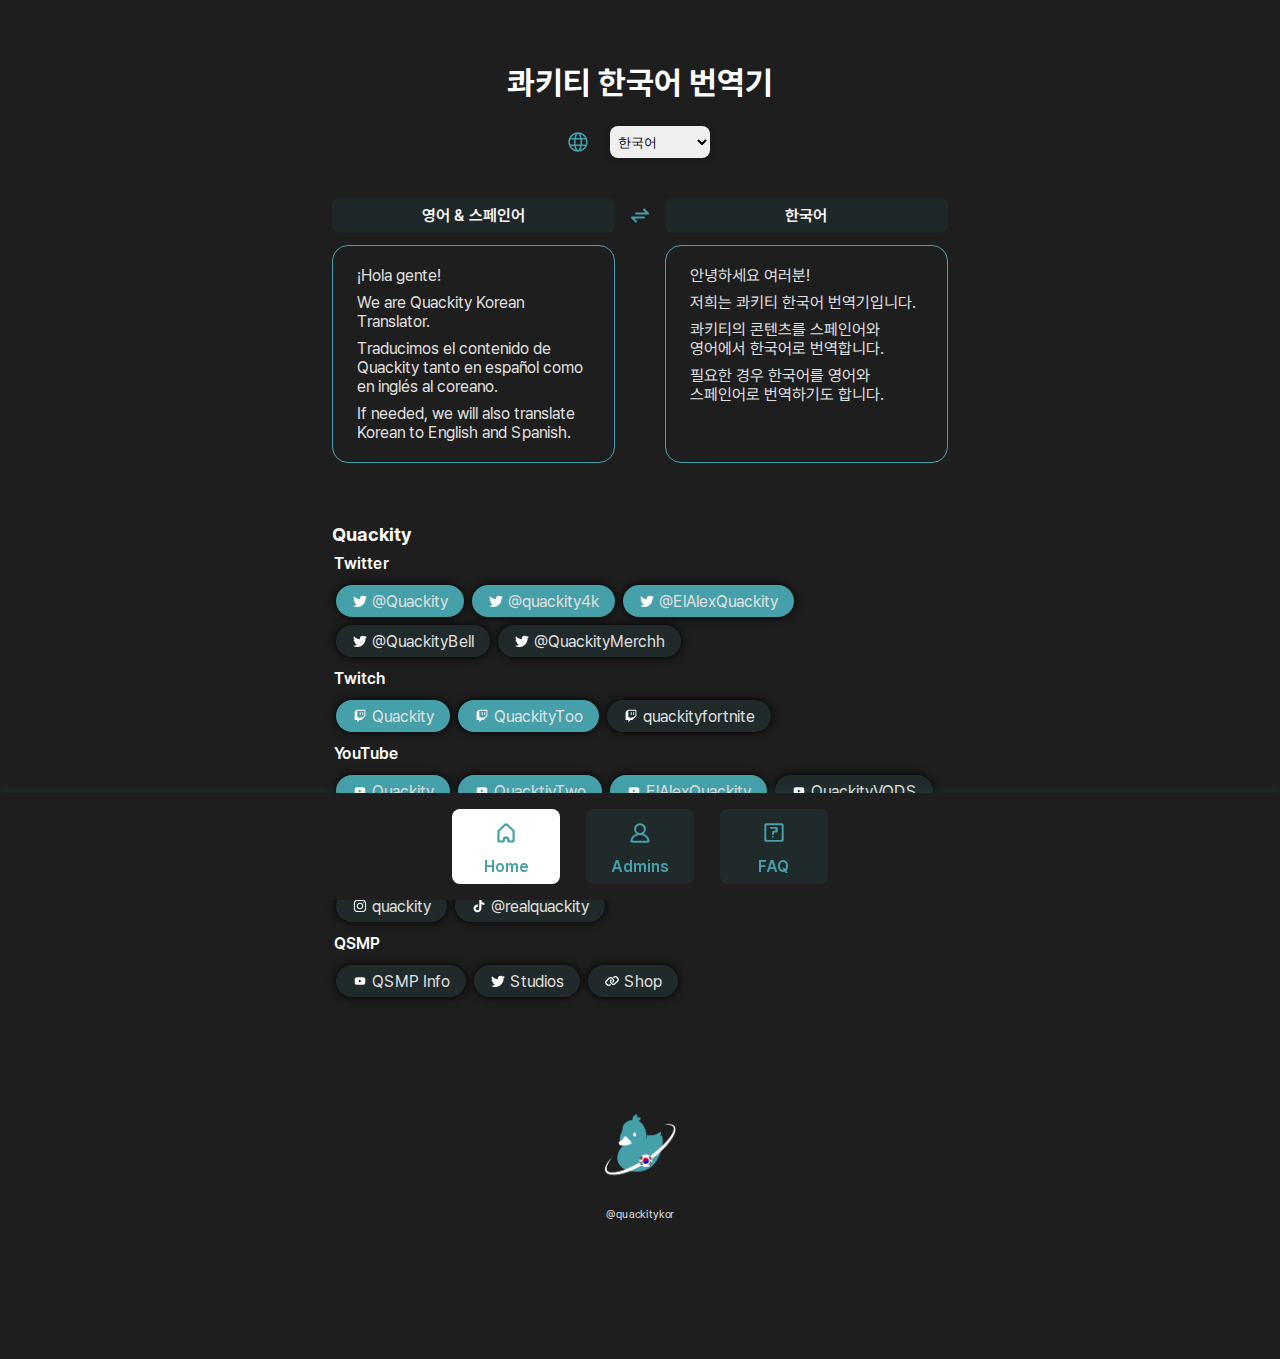
<file: index.html>
<html>
    <head>
        <title>@quackitykor</title>
        <link rel="icon" href="source/logo.png">

        <link href="common.css" rel="stylesheet">
        <link href="mobile.css" rel="stylesheet" media="(orientation: portrait)">
        <meta name="viewport" content="width=device-width, initial-scale=1">

        <meta property="og:url" content="eneciel.github.io/quackitykor">
        <meta property="og:title" content="콰키티 번역기">
        <meta property="og:type" content="website">
        <meta property="og:description" content="Information page for @quackitykor">
        <meta property="og:image" content="https://github.com/eneciel/quackitykor/blob/main/source/logo.png">
    </head>
    <body>
        <script>
            const langResource = {
                ko : {
                    from: '영어 & 스페인어',
                    startline1: '¡Hola gente!',
                    startline2: 'We are Quackity Korean Translator.',
                    startline3: 'Traducimos el contenido de Quackity tanto en español como en inglés al coreano.',
                    startline4: 'If needed, we will also translate Korean to English and Spanish.',
                    to: '한국어',
                    endline1: '안녕하세요 여러분!',
                    endline2: '저희는 콰키티 한국어 번역기입니다.',
                    endline3: '콰키티의 콘텐츠를 스페인어와 영어에서 한국어로 번역합니다.',
                    endline4: '필요한 경우 한국어를 영어와 스페인어로 번역하기도 합니다.',
                    else: '기타'
                },
                en : {
                    from: 'Korean',
                    startline1: '안녕하세요 여러분!',
                    startline2: '저희는 콰키티 한국어 번역기입니다.',
                    startline3: '콰키티의 콘텐츠를 스페인어와 영어에서 한국어로 번역합니다.',
                    startline4: '필요한 경우 한국어를 영어와 스페인어로 번역하기도 합니다.',
                    to: 'English',
                    endline1: 'Hello guys!',
                    endline2: 'We are Quackity Korean Translator.',
                    endline3: "We translate Quackity's content, from Spanish and English to Korean.",
                    endline4: 'If needed, we will also translate Korean to English and Spanish.',
                    else: 'Other'
                },
                es : {
                    from: 'Coreano',
                    startline1: '안녕하세요 여러분!',
                    startline2: '저희는 콰키티 한국어 번역기입니다.',
                    startline3: '콰키티의 콘텐츠를 스페인어와 영어에서 한국어로 번역합니다.',
                    startline4: '필요한 경우 한국어를 영어와 스페인어로 번역하기도 합니다.',
                    to: 'Español',
                    endline1: '¡Hola gente!',
                    endline2: 'Somos el traductor coreano de Quackity.',
                    endline3: 'Traducimos el contenido de Quackity tanto en español como en inglés al coreano.',
                    endline4: 'Si es necesario, también traduciremos del coreano al inglés y al español.',
                    else: 'Otro'
                }
            }
        </script>

        <main>
            <div class="section">
                <div class="sectionheader">
                    <h1>콰키티 한국어 번역기</h1>
                    <div class="languageSelector">
                        <label for="languageSelector"><img src="source/icon/language.svg"></label>
                        <select id="languageSelector">
                            <option value="ko">한국어</option>
                            <option value="en">English</option>
                            <option value="es">Español</option>
                        </select>
                    </div>
                </div>
                <div class="translator">
                    <div class="translator-head">
                        <div class="tr-head">
                            <h4 id="from"></h4>
                        </div>
                        <div class="tr-mid">
                            <img src="source/icon/change.svg">
                        </div>
                        <div class="tr-head">
                            <h4 id="to"></h4>
                        </div>
                    </div>
                    <div class="translator-result">
                        <div class="tr-td" id="index-tr-from">
                            <p id="startline1"></p>
                            <p id="startline2"></p>
                            <p id="startline3"></p>
                            <p id="startline4"></p>
                        </div>
                        <div class="tr-td" id="index-tr-to">
                            <p id="endline1"></p>
                            <p id="endline2"></p>
                            <p id="endline3"></p>
                            <p id="endline4"></p>
                        </div>
                    </div>
                </div>
                <div class="quackitys">
                    <h3>Quackity</h3>
                    <h4>Twitter</h4>
                    <div class="row" id="links">
                        <a href="https://x.com/Quackity" target="_blank"><div class="link"><img src="source/icon/twitter.svg"><p>@Quackity</p></div></a>
                        <a href="https://x.com/quackity4k" target="_blank"><div class="link"><img src="source/icon/twitter.svg"><p>@quackity4k</p></div></a>
                        <a href="https://x.com/ElAlexQuackity" target="_blank"><div class="link"><img src="source/icon/twitter.svg"><p>@ElAlexQuackity</p></div></a>
                    </div>
                    <div class="row" id="links">
                        <a href="https:x.com/QuackityBell" target="_blank"><div class="link sub"><img src="source/icon/twitter.svg"><p>@QuackityBell</p></div></a>
                        <a href="https://x.com/QuackityMerchh" target="_blank"><div class="link sub"><img src="source/icon/twitter.svg"><p>@QuackityMerchh</p></div></a>
                    </div>
                    <h4>Twitch</h4>
                    <div class="row" id="links">
                        <a href="https://twitch.tv/Quackity" target="_blank"><div class="link"><img src="source/icon/twitch.svg"><p>Quackity</p></div></a>
                        <a href="https://twitch.tv/QuackityToo" target="_blank"><div class="link"><img src="source/icon/twitch.svg"><p>QuackityToo</p></div></a>
                        <a href="https://twitch.tv/quackityfortnite" target="_blank"><div class="link sub"><img src="source/icon/twitch.svg"><p>quackityfortnite</p></div></a>
                    </div>
                    <h4>YouTube</h4>
                    <div class="row" id="links">
                        <a href="https://youtube.com/@Quackity" target="_blank"><div class="link"><img src="source/icon/youtube.svg"><p>Quackity</p></div></a>
                        <a href="https://youtube.com/@QuackityTwoReal" target="_blank"><div class="link"><img src="source/icon/youtube.svg"><p>QuacktiyTwo</p></div></a>
                        <a href="https://youtube.com/@ElAlexQuackity" target="_blank"><div class="link"><img src="source/icon/youtube.svg"><p>ElAlexQuackity</p></div></a>
                        <a href="https://youtube.com/@QuackityVODS" target="_blank"><div class="link sub"><img src="source/icon/youtube.svg"><p>QuackityVODS</p></div></a>
                        <a href="https://youtube.com/@ElAlexQuackityVODS" target="_blank"><div class="link sub"><img src="source/icon/youtube.svg"><p>ElAlexQuackityVODS</p></div></a>
                    </div>
                    <h4 id="else"></h4>
                    <div class="row" id="links">
                        <a href="https://instagram.com/quackity" target="_blank"><div class="link sub"><img src="source/icon/instagram.svg"><p>quackity</p></div></a>
                        <a href="https://www.tiktok.com/@realquackity" target="_blank"><div class="link sub"><img src="source/icon/tiktok.svg"><p>@realquackity</p></div></a>
                    </div>
                    <h4>QSMP</h4>
                    <div class="row" id="links">
                        <a href="https://youtube.com/@QSMPInfo" target="_blank"><div class="link sub"><img src="source/icon/youtube.svg"><p>QSMP Info</p></div></a>
                        <a href="https://x.com/QuackityStudios" target="_blank"><div class="link sub"><img src="source/icon/twitter.svg"><p>Studios</p></div></a>
                        <a href="https://qsmp.shop/" target="_blank"><div class="link sub"><img src="source/icon/linkicon.svg"><p>Shop</p></div></a>
                    </div>
                </div>

                <!-- <input type="button" value="night" id="change"> -->
            </div>

        </main>
        
        <footer>
            <img src="source/logo.png">
            <h6>@quackitykor</h6>
        </footer>

        <nav>
            <a href="#"><div class="navcontentbox current">
                <img src="source/icon/home.svg">
                <h4>Home</h4>
            </div></a>
            <a href="admin.html"><div class="navcontentbox">
                <img src="source/icon/admin.svg">
                <h4>Admins</h4>
            </div></a>
            <a href="faq.html"><div class="navcontentbox">
                <img src="source/icon/question.svg">
                <h4>FAQ</h4>
            </div></a>
        </nav>

        <script>
            window.addEventListener('load', function(){
                document.getElementById('languageSelector').value = 'ko';
                updatelanguage('ko');

                document.getElementById('languageSelector').addEventListener('change', function() {
                    const selectedLang = this.value;
                    updatelanguage(selectedLang);
                });
            });

            function updatelanguage(lang) {
                for (let key in langResource[lang]) {
                    const element = document.getElementById(key);
                    if (element) {
                        element.textContent = langResource[lang] [key];
                    }
                }
            }

            /* const change = document.querySelector('#change');
            const body = document.querySelector('body');

            function changeHandle () {
                if (change.value === 'night') {
                    body.classList.add('night');
                    body.classList.remove('day');
                    change.value = 'day';
                } else {
                    body.classList.remove('night');
                    body.classList.add('day');
                    change.value = 'night';
                }
            }

            change.addEventListener("click", changeHandle); */
        </script>
    </body>
</html>
</file>
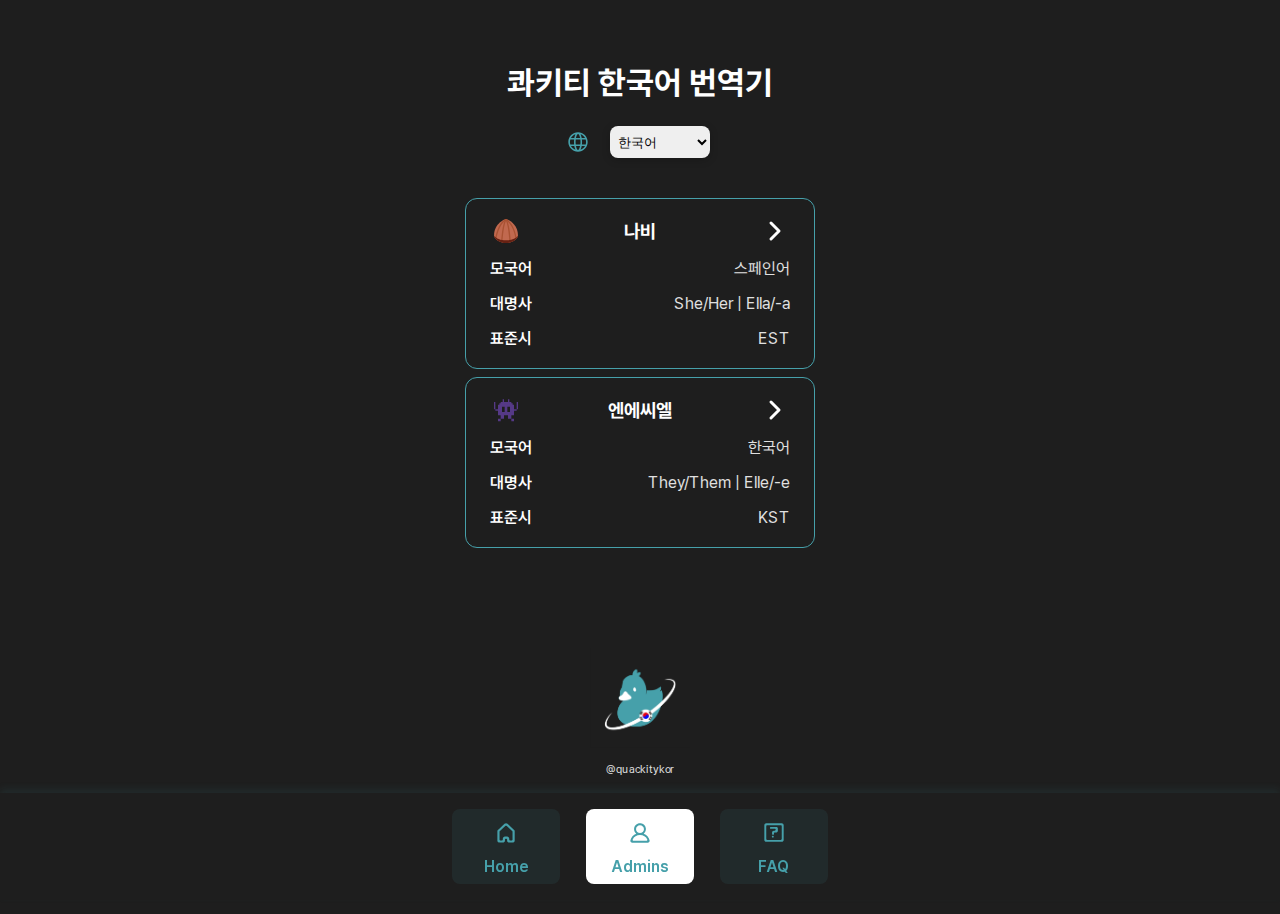
<file: admin.html>
<html>
    <head>
        <title>@quackitykor</title>
        <link rel="icon" href="source/logo.png">
        
        <link href="common.css" rel="stylesheet">
        <link href="mobile.css" rel="stylesheet" media="(orientation: portrait)">
        <meta name="viewport" content="width=device-width, initial-scale=1">
    </head>
    <body>
        <script>
            const langResource = {
                ko : {
                    nabi: '나비',
                    nacl: '엔에씨엘',
                    pronouns: '대명사',
                    pronounss: '대명사',
                    nabi_pronouns: 'She/Her | Ella/-a',
                    eneciel_pronouns: 'They/Them | Elle/-e',
                    native: '모국어',
                    nativee: '모국어',
                    nabi_lang: '스페인어',
                    eneciel_lang: '한국어',
                    timezone: '표준시',
                    timezonee: '표준시',
                    nabi_time: 'EST',
                    eneciel_time: 'KST'
                },
                en : {
                    nabi: 'Nabi',
                    nacl: 'Eneciel',
                    pronouns: 'Pronouns',
                    pronounss: 'Pronouns',
                    nabi_pronouns: 'She/Her',
                    eneciel_pronouns: 'They/Them',
                    native: 'Native Language',
                    nativee: 'Native Language',
                    nabi_lang: 'Spanish',
                    eneciel_lang: 'Korean',
                    timezone: 'Timezone',
                    timezonee: 'Timezone',
                    nabi_time: 'EST',
                    eneciel_time: 'KST'
                },
                es : {
                    nabi: 'Nabi',
                    nacl: 'Eneciel',
                    pronouns: 'Pronombres',
                    pronounss: 'Pronombres',
                    nabi_pronouns: 'Ella/-a',
                    eneciel_pronouns: 'Elle/-e',
                    native: 'Lengua materna',
                    nativee: 'Lengua materna',
                    nabi_lang: 'Español',
                    eneciel_lang: 'Coreano',
                    timezone: 'Zona Horaria',
                    timezonee: 'Zona Horaria',
                    nabi_time: 'EST',
                    eneciel_time: 'KST'
                }
            }
        </script>

        <main>
            <div class="section">
                <div class="sectionheader">
                    <h1>콰키티 한국어 번역기</h1>
                    <div class="languageSelector">
                        <label for="languageSelector"><img src="source/icon/language.svg"></label>
                        <select id="languageSelector">
                            <option value="ko" selected>한국어</option>
                            <option value="en">English</option>
                            <option value="es">Español</option>
                        </select>
                    </div>
                </div>
                <div class="admincontainer">
                    <a href="admin/nabi.html"><div class="admin">
                        <div class="admin-header"><img src="source/icon/nabi_chestnut.svg"><h3 id="nabi"></h3><img src="source/icon/right-arrow.svg"></div>
                        <div class="admin-body">
                            <div class="row-fill">
                                <h4 id="native"></h4>
                                <p id="nabi_lang"></p>
                            </div>
                            <div class="row-fill">
                                <h4 id="pronouns"></h4>
                                <p id="nabi_pronouns"></p>
                            </div>
                            <div class="row-fill">
                                <h4 id="timezone"></h4>
                                <p id="nabi_time"></p>
                            </div>
                        </div>
                    </div></a>
                    <a href="admin/eneciel.html"><div class="admin">
                        <div class="admin-header"><img src="source/icon/eneciel_alien.svg"><h3 id="nacl"></h3><img src="source/icon/right-arrow.svg"></div>
                        <div class="admin-body">
                            <div class="row-fill">
                                <h4 id="nativee"></h4>
                                <p id="eneciel_lang"></p>
                            </div>
                            <div class="row-fill">
                                <h4 id="pronounss"></h4>
                                <p id="eneciel_pronouns"></p>
                            </div>
                            <div class="row-fill">
                                <h4 id="timezonee"></h4>
                                <p id="eneciel_time"></p>
                            </div>
                        </div>
                    </div></a>
                </div>
            </div>
        </main>
        
        <footer>
            <img src="source/logo.png">
            <h6>@quackitykor</h6>
        </footer>
        
        <nav>
            <a href="index.html"><div class="navcontentbox">
                <img src="source/icon/home.svg">
                <h4>Home</h4>
            </div></a>
            <a href="admin.html"><div class="navcontentbox current">
                <img src="source/icon/admin.svg">
                <h4>Admins</h4>
            </div></a>
            <a href="faq.html"><div class="navcontentbox">
                <img src="source/icon/question.svg">
                <h4>FAQ</h4>
            </div></a>
        </nav>

        <script>
            window.addEventListener('load', function(){
                document.getElementById('languageSelector').value = 'ko';
                updatelanguage('ko');

                document.getElementById('languageSelector').addEventListener('change', function() {
                    const selectedLang = this.value;
                    updatelanguage(selectedLang);
                });
            });

            function updatelanguage(lang) {
                for (let key in langResource[lang]) {
                    const element = document.getElementById(key);
                    if (element) {
                        element.textContent = langResource[lang] [key];
                    }
                }
            }
        </script>
    </body>
</html>
</file>
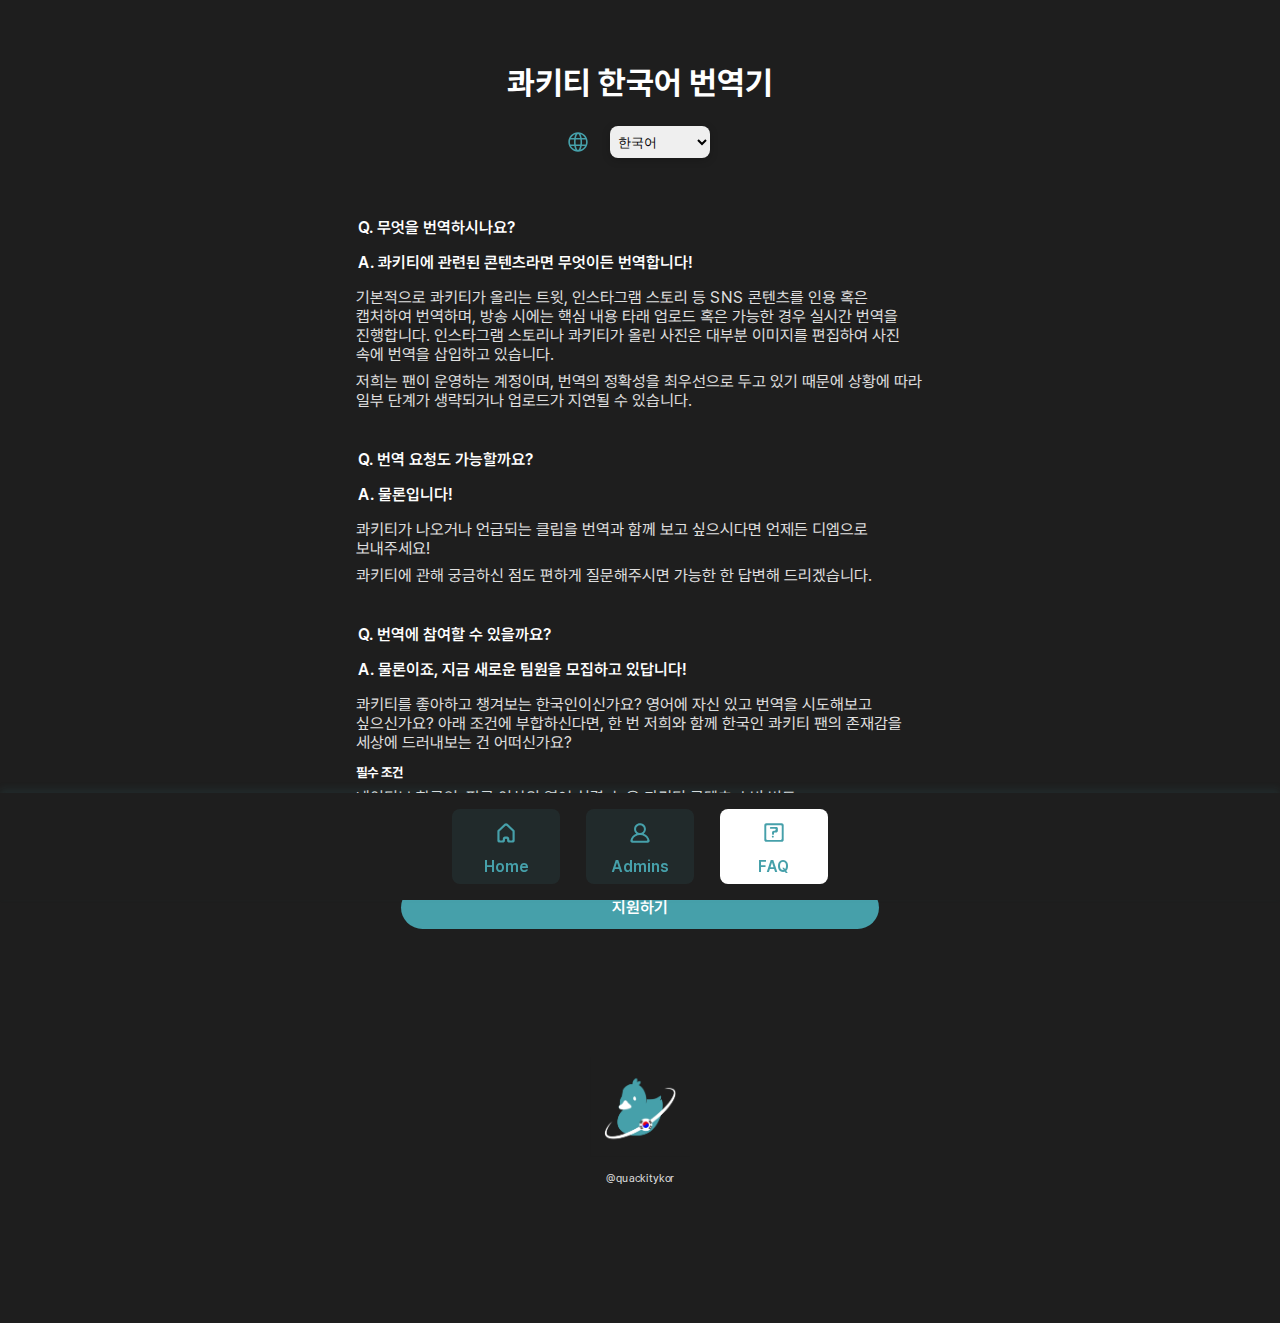
<file: faq.html>
<html>
    <head>
        <title>@quackitykor</title>
        <link rel="icon" href="source/logo.png">
        
        <link href="common.css" rel="stylesheet">
        <link href="mobile.css" rel="stylesheet" media="(orientation: portrait)">
        <meta name="viewport" content="width=device-width, initial-scale=1">
    </head>
    <body>
        <script>
            const langResource = {
                ko : {
                    q1: '무엇을 번역하시나요?',
                    a101: '콰키티에 관련된 콘텐츠라면 무엇이든 번역합니다!',
                    a102: '기본적으로 콰키티가 올리는 트윗, 인스타그램 스토리 등 SNS 콘텐츠를 인용 혹은 캡처하여 번역하며, 방송 시에는 핵심 내용 타래 업로드 혹은 가능한 경우 실시간 번역을 진행합니다. 인스타그램 스토리나 콰키티가 올린 사진은 대부분 이미지를 편집하여 사진 속에 번역을 삽입하고 있습니다.',
                    a103: '저희는 팬이 운영하는 계정이며, 번역의 정확성을 최우선으로 두고 있기 때문에 상황에 따라 일부 단계가 생략되거나 업로드가 지연될 수 있습니다.',
                    q2: '번역 요청도 가능할까요?',
                    a201: '물론입니다!',
                    a202: '콰키티가 나오거나 언급되는 클립을 번역과 함께 보고 싶으시다면 언제든 디엠으로 보내주세요!',
                    a203: '콰키티에 관해 궁금하신 점도 편하게 질문해주시면 가능한 한 답변해 드리겠습니다.',
                    q3: '번역에 참여할 수 있을까요?',
                    a301: '물론이죠, 지금 새로운 팀원을 모집하고 있답니다!',
                    a302: '콰키티를 좋아하고 챙겨보는 한국인이신가요? 영어에 자신 있고 번역을 시도해보고 싶으신가요? 아래 조건에 부합하신다면, 한 번 저희와 함께 한국인 콰키티 팬의 존재감을 세상에 드러내보는 건 어떠신가요?',
                    a303: '필수 조건',
                    a304: '네이티브 한국인, 평균 이상의 영어 실력, 높은 콰키티 콘텐츠 소비 빈도',
                    a305: '우대사항',
                    a306: '스페인어에 대한 기본적인 이해, 번역 유경험자',
                    apply: '지원하기'
                },
                en : {
                    q1: 'What do you translate?',
                    a101: 'Anything related to Quackity!',
                    a102: "Basically we post the translations of his tweets, Instagrams stories, SNS content, etc., by quoting it or getting screenshots of it. We provide most translations of Instagram stories or the images he posted by editing the image and putting text on it.",
                    a103: 'We are a fan account, and our priority is on the accuracy of translations, therefore some steps might get skipped or uploads might be delayed.',
                    q2: 'May I request for a translation?',
                    a201: 'Of course!',
                    a202: 'If you want to see clips of him or him getting mentioned with translations, do not hesitate to send us through DMs!',
                    a203: 'You may also ask us questions about him, and we will answer you as much as possible.',
                    q3: 'Can I participate in?',
                    a301: 'For sure, we are currently looking for a new admin!',
                    a302: "Are you a native Korean who loves watching Quackity? Do you speak multiple languages and want to try translating? If you fit in the requirements below, why don't you join us and show people the existence of Korean Quackity community?",
                    a303: 'Required:',
                    a304: "Native Korean, Upper Intermediate(B2) or higher English proficiency, High-frequency of consuming Quackity's content",
                    a305: 'Optional/Appreciated:',
                    a306: 'Basic understanding of Spanish, Experience in translating',
                    apply: 'Apply'
                },
                es : {
                    q1: '¿A qué se dedican a traducir?',
                    a101: '¡Todos los contenidos relacionados a Quackity!',
                    a102: 'Básicamente traducimos todo contenido de redes sociales como tweets y publicaciones como Instagram stories, entre otros por Quackity en formato de posts o citando al original. Cuando hace directos, subimos la traducción en forma de hilo con puntos clave y en tiempo real si es posible. Muchas de las fotos subidas por Quackity a Instagram son editadas para agregar traducciones a estas.',
                    a103: 'Somos una cuenta hecha por fans, por lo que priorizamos la exactitud de nuestras traducciones, así que dependiendo de la situación, algunas partes pueden ser omitidas o las actualizaciones sean atrasadas.',
                    q2: '¿Es posible pedir una traducción?',
                    a201: '¡Por supuesto!',
                    a202: 'Si tienes un clip que mencione a Quackity y quisieras verlo traducido, siéntase libre de enviarnos un DM.',
                    a203: 'No dude en enviarnos cualquier pregunta que tenga sobre Quackity, y haremos todo lo posible por responderla.',
                    q3: '¿Me puedo unir a traducir?',
                    a301: 'Claro que sí, ¡en este momento estamos reclutando a nuevos miembros para el equipo!',
                    a302: '¿Eres un coreano que le gusta y ve a Quackity?, ¿Te desenvuelves bien en inglés y te gustaría intentar traducir? Si cumples las condiciones que se indican a continuación, ¿por qué no te unes a nosotros y demuestras al mundo la presencia de los fans coreanos de Quackity?',
                    a303: 'Requerimientos:',
                    a304: 'Coreano nativo, dominio del inglés superior a la media y alta frecuencia de consumo de todo contenido de Quackity',
                    a305: 'Trato a favor',
                    a306: 'Conocimiento básico del español y experiencia en traducción',
                    apply: 'Aplicar'
                }
            }
        </script>
        <main>
            <div class="section">
                <div class="sectionheader">
                    <h1>콰키티 한국어 번역기</h1>
                    <div class="languageSelector">
                        <label for="languageSelector"><img src="source/icon/language.svg"></label>
                        <select id="languageSelector">
                            <option value="ko" selected>한국어</option>
                            <option value="en">English</option>
                            <option value="es">Español</option>
                        </select>
                    </div>
                </div>
                <div class="faqcontainer">
                    <div class="faq">
                        <div class="row">
                            <h4>Q.</h4>
                            <h4 id="q1"></h4>
                        </div>
                        <div class="row" style="align-items: start;">
                            <h4>A.</h4>
                            <h4 id="a101"></h4>
                        </div>
                        <p id="a102"></p>
                        <p id="a103"></p>
                    </div>
                    <div class="faq">
                        <div class="row">
                            <h4>Q.</h4>
                            <h4 id="q2"></h4>
                        </div>
                        <div class="row">
                            <h4>A.</h4>
                            <h4 id="a201"></h4>
                        </div>
                        <p id="a202"></p>
                        <p id="a203"></p>
                    </div>
                    <div class="faq">
                        <div class="row">
                            <h4>Q.</h4>
                            <h4 id="q3"></h4>
                        </div>
                        <div class="row" style="align-items: start;">
                            <h4>A.</h4>
                            <h4 id="a301"></h4>
                        </div>
                        <p id="a302"></p>
                        <h5 id="a303"></h5>
                        <p id="a304"></p>
                        <h5 id="a305"></h5>
                        <p id="a306"></p>
                        <a href="https://docs.google.com/forms/d/e/1FAIpQLSeqFZ7ZD7CvdLRHdorJrWPS4Hqi_valBIZZwwgopR8bRKYvKQ/viewform" target="_blank"><div class="button">
                            <h4 id="apply"></h4>
                        </div></a>
                    </div>
                </div>
            </div>
        </main>
        
        <footer>
            <img src="source/logo.png">
            <h6>@quackitykor</h6>
        </footer>

        <nav>
            <a href="index.html"><div class="navcontentbox">
                <img src="source/icon/home.svg">
                <h4>Home</h4>
            </div></a>
            <a href="admin.html"><div class="navcontentbox">
                <img src="source/icon/admin.svg">
                <h4>Admins</h4>
            </div></a>
            <a href="faq.html"><div class="navcontentbox current">
                <img src="source/icon/question.svg">
                <h4>FAQ</h4>
            </div></a>
        </nav>

        <script>
            window.addEventListener('load', function(){
                document.getElementById('languageSelector').value = 'ko';
                updatelanguage('ko');

                document.getElementById('languageSelector').addEventListener('change', function() {
                    const selectedLang = this.value;
                    updatelanguage(selectedLang);
                });
            });

            function updatelanguage(lang) {
                for (let key in langResource[lang]) {
                    const element = document.getElementById(key);
                    if (element) {
                        element.textContent = langResource[lang] [key];
                    }
                }
            }
        </script>
    </body>
</html>
</file>
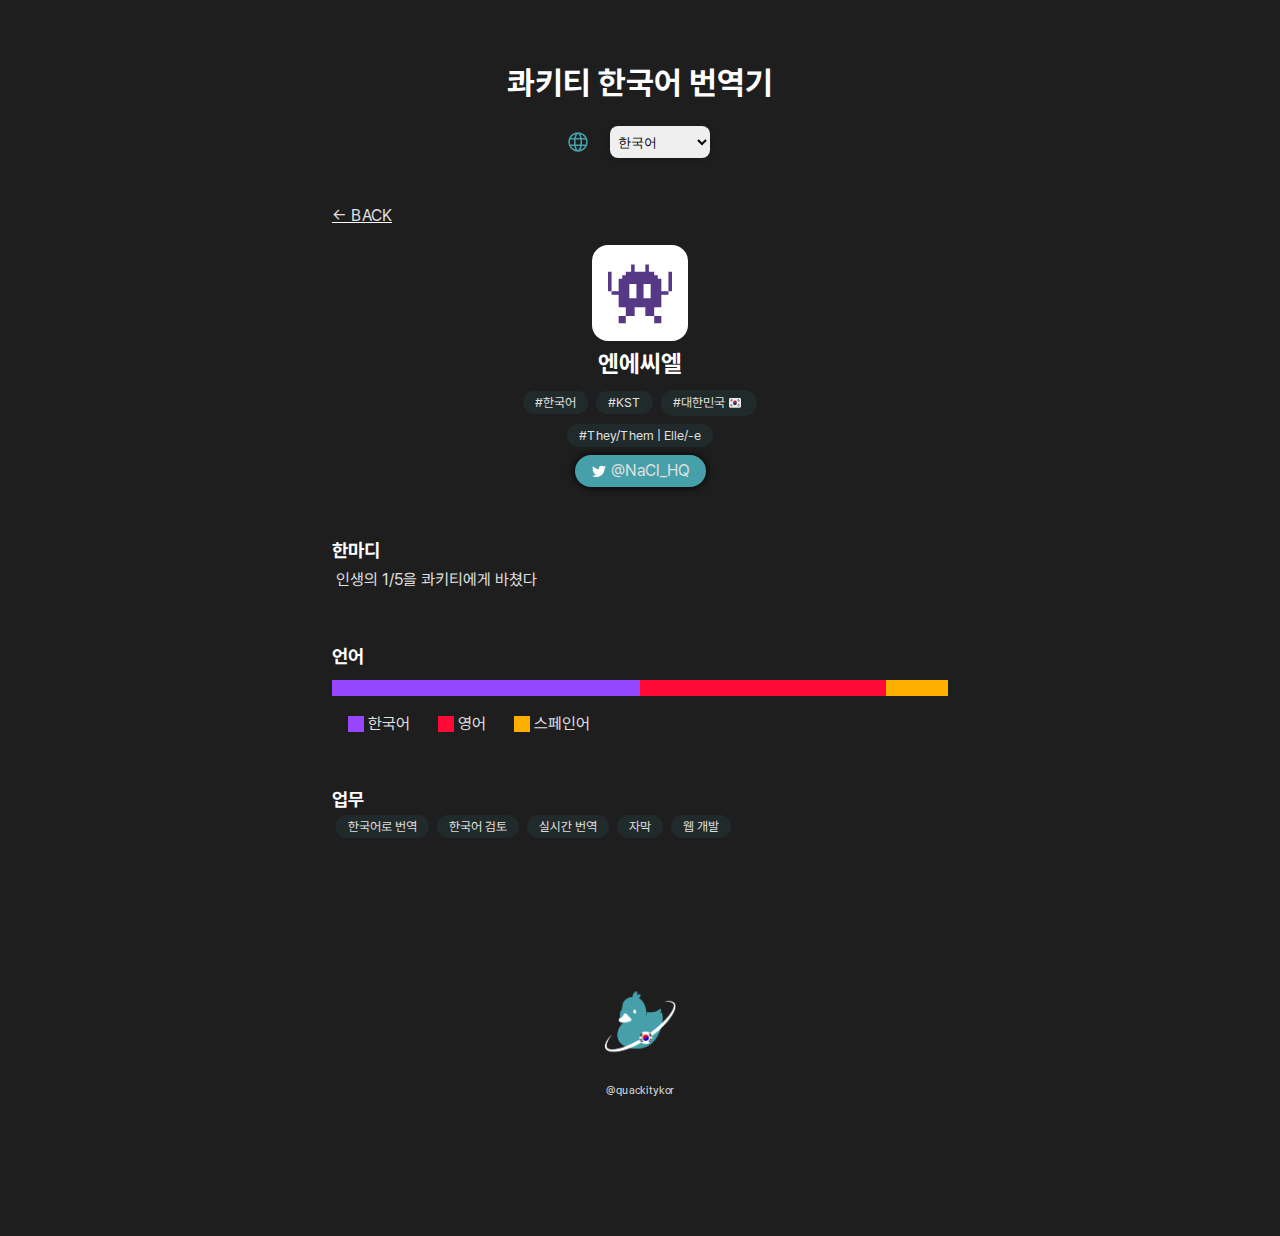
<file: admin/eneciel.html>
<html>
    <head>
        <title>@quackitykor</title>
        <link rel="icon" href="source/logo.png">
        
        <link href="../common.css" rel="stylesheet">
        <link href="../mobile.css" rel="stylesheet" media="(orientation: portrait)">
        <meta name="viewport" content="width=device-width, initial-scale=1">
    </head>
    <body>
        <script>
            const langResource = {
                ko : {
                    nacl: '엔에씨엘',
                    pronouns: 'They/Them | Elle/-e',
                    native: '한국어',
                    timezone: 'KST',
                    nation: '대한민국',
                    twitter: '@NaCl_HQ',
                    korean: '한국어',
                    english: '영어',
                    spanish: '스페인어',
                    about: '한마디',
                    about_context: '인생의 1/5을 콰키티에게 바쳤다',
                    lang: '언어',
                    position: '업무',
                    kr_tr: '한국어로 번역',
                    kr_rev: '한국어 검토',
                    livetr: '실시간 번역',
                    srt: '자막',
                    webdev: '웹 개발'
                },
                en : {
                    nacl: 'Eneciel',
                    pronouns: 'They/Them',
                    native: 'Korean',
                    timezone: 'KST',
                    nation: 'Korea',
                    twitter: '@NaCl_HQ',
                    korean: 'Korean',
                    english: 'English',
                    spanish: 'Spanish',
                    about: 'Title Phrase',
                    about_context: '1/5 of my life is dedicated to Quackity',
                    lang: 'Languages',
                    position: 'Works',
                    kr_tr: 'Translation to Korean',
                    kr_rev: 'Korean Review',
                    livetr: 'Live Translation',
                    srt: 'Subtitle',
                    webdev: 'Web Developer'
                },
                es : {
                    nacl: 'Eneciel',
                    pronouns: 'Elle/-e',
                    native: 'Coreano',
                    timezone: 'KST',
                    nation: 'Corea',
                    twitter: '@NaCl_HQ',
                    korean: 'Coreano',
                    english: 'Inglés',
                    spanish: 'Español',
                    about: 'Frase del Título',
                    about_context: '1/5 de mi vida está dedicada a Quackity',
                    lang: 'Lenguas',
                    position: 'Trabajos',
                    kr_tr: 'Traducción a Coreano',
                    kr_rev: 'Revesión de Coreano',
                    livetr: 'Traducción en Vivo',
                    srt: 'Subtítulo',
                    webdev: 'Desarrollador Web'
                }
            }
        </script>

        <main>
            <div class="section">
                <div class="sectionheader">
                    <h1>콰키티 한국어 번역기</h1>
                    <div class="languageSelector">
                        <label for="languageSelector"><img src="../source/icon/language.svg"></label>
                        <select id="languageSelector">
                            <option value="ko" selected>한국어</option>
                            <option value="en">English</option>
                            <option value="es">Español</option>
                        </select>
                    </div>
                </div>
                <div class="breadcrumb">
                    <a href="../admin.html" style="text-decoration: underline;"><p><- BACK</p></a>
                </div>
                <div class="adminprofile">
                    <div class="profile-section center">
                        <img class="profile-icon" src="../source/icon/eneciel_alien.svg">
                        <h2 id="nacl"></h2>
                        <div class="row" id="tags">
                            <div class="tag"><p>#</p><p id="native"></p></div>
                            <div class="tag"><p>#</p><p id="timezone"></p></div>
                            <div class="tag"><p>#</p><p id="nation"></p><img src="../source/flag/korea.svg"></div>
                            <div class="tag"><p>#</p><p id="pronouns"></p></div>
                        </div>
                        <div class="row">
                            <div class="link"><img src="../source/icon/twitter.svg"><p id="twitter"></p></div>
                        </div>
                    </div>
                    <div class="profile-section">
                        <h3 id="about"></h3>
                        <p id="about_context"></p>
                    </div>
                    <div class="profile-section">
                        <h3 id="lang"></h3>
                        <div class="lang-ratio">
                            <div id="eneciel-korean"></div>
                            <div id="eneciel-english"></div>
                            <div id="eneciel-spanish"></div>
                        </div>
                        <div class="lang-info">
                            <div class="row">
                                <div class="row"><img src="korean_icon.svg"><p id="korean"></p></div>
                                <div class="row"><img src="english_icon.svg"><p id="english"></p></div>
                                <div class="row"><img src="spanish_icon.svg"><p id="spanish"></p></div>
                            </div>
                        </div>
                    </div>
                    <div class="profile-section">
                        <h3 id="position"></h3>
                        <div class="row" id="works">
                            <div class="tag"><p id="kr_tr"></p></div>
                            <div class="tag"><p id="kr_rev"></p></div>
                            <div class="tag"><p id="livetr"></p></div>
                            <div class="tag"><p id="srt"></p></div>
                            <div class="tag"><p id="webdev"></p></div>
                        </div>
                    </div>
                </div>
            </div>
        </main>
        
        <footer>
            <img src="../source/logo.png">
            <h6>@quackitykor</h6>
        </footer>

        <script>
            window.addEventListener('load', function(){
                document.getElementById('languageSelector').value = 'ko';
                updatelanguage('ko');

                document.getElementById('languageSelector').addEventListener('change', function() {
                    const selectedLang = this.value;
                    updatelanguage(selectedLang);
                });
            });

            function updatelanguage(lang) {
                for (let key in langResource[lang]) {
                    const element = document.getElementById(key);
                    if (element) {
                        element.textContent = langResource[lang] [key];
                    }
                }
            }
        </script>
    </body>
</html>
</file>
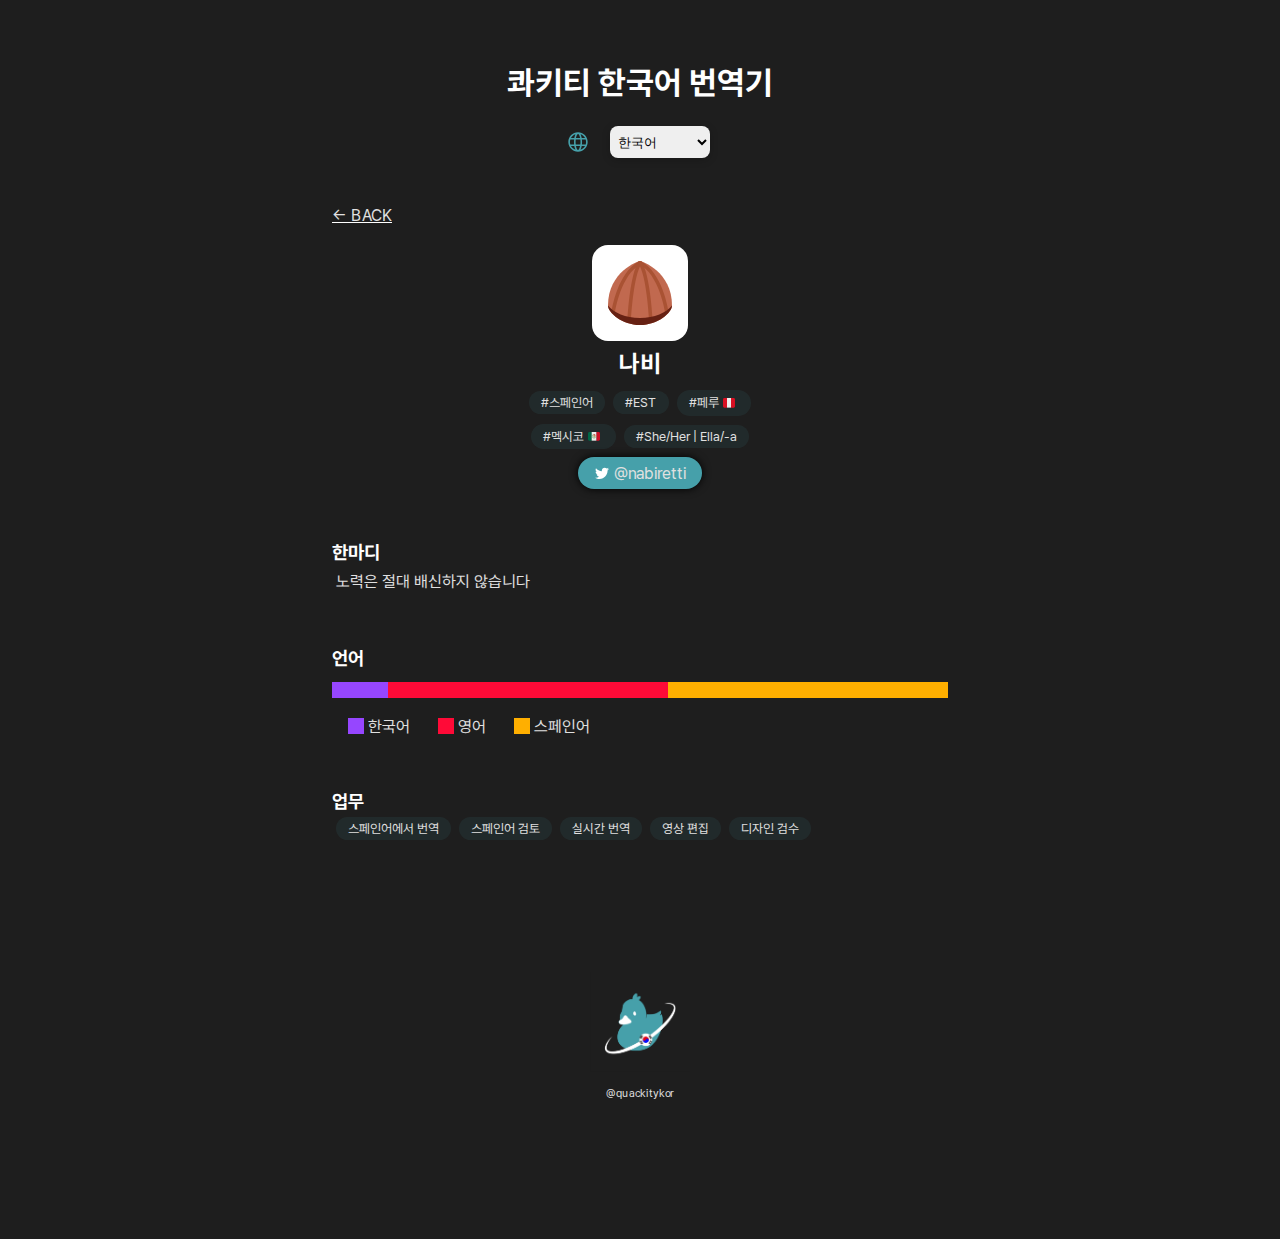
<file: admin/nabi.html>
<html>
    <head>
        <title>@quackitykor</title>
        <link rel="icon" href="source/logo.png">
        
        <link href="../common.css" rel="stylesheet">
        <link href="../mobile.css" rel="stylesheet" media="(orientation: portrait)">
        <meta name="viewport" content="width=device-width, initial-scale=1">
    </head>
    <body>
        <script>
            const langResource = {
                ko : {
                    nabi: '나비',
                    pronouns: 'She/Her | Ella/-a',
                    native: '스페인어',
                    timezone: 'EST',
                    nation: '페루',
                    nationn: '멕시코',
                    twitter: '@nabiretti',
                    korean: '한국어',
                    english: '영어',
                    spanish: '스페인어',
                    about: '한마디',
                    about_context: '노력은 절대 배신하지 않습니다',
                    lang: '언어',
                    position: '업무',
                    es_tr: '스페인어에서 번역',
                    es_rev: '스페인어 검토',
                    livetr: '실시간 번역',
                    video: '영상 편집',
                    design: '디자인 검수'
                },
                en : {
                    nabi: 'Nabi',
                    pronouns: 'She/Her',
                    native: 'Spanish',
                    timezone: 'EST',
                    nation: 'Peru',
                    nationn: 'Mexico',
                    twitter: '@nabiretti',
                    korean: 'Korean',
                    english: 'English',
                    spanish: 'Spanish',
                    about: 'Title Phrase',
                    about_context: 'Hard work always pays off',
                    lang: 'Languages',
                    position: 'Works',
                    es_tr: 'Translation from Spanish',
                    es_rev: 'Spanish Review',
                    livetr: 'Live Translation',
                    video: 'Video Edit',
                    design: 'Design Revision'
                },
                es : {
                    nabi: 'Nabi',
                    pronouns: 'Ella/-a',
                    native: 'Español',
                    timezone: 'EST',
                    nation: 'Perú',
                    nationn: 'México',
                    twitter: '@nabiretti',
                    korean: 'Coreano',
                    english: 'Inglés',
                    spanish: 'Español',
                    about: 'Frase de Título',
                    about_context: 'El trabajo duro siempre tiene su recompensa',
                    lang: 'Lenguas',
                    position: 'Trabajos',
                    es_tr: 'Traducción de Español',
                    es_rev: 'Revesión de Español',
                    livetr: 'Traducción en Vivo',
                    video: 'Edición de Vídeo',
                    design: 'Revesión de Diseño'
                }
            }
        </script>

        <main>
            <div class="section">
                <div class="sectionheader">
                    <h1>콰키티 한국어 번역기</h1>
                    <div class="languageSelector">
                        <label for="languageSelector"><img src="../source/icon/language.svg"></label>
                        <select id="languageSelector">
                            <option value="ko" selected>한국어</option>
                            <option value="en">English</option>
                            <option value="es">Español</option>
                        </select>
                    </div>
                </div>
                <div class="breadcrumb">
                    <a href="../admin.html" style="text-decoration: underline;"><p><- BACK</p></a>
                </div>
                <div class="adminprofile">
                    <div class="profile-section center">
                        <img class="profile-icon" src="../source/icon/nabi_chestnut.svg">
                        <h2 id="nabi"></h2>
                        <div class="row" id="tags">
                            <div class="tag"><p>#</p><p id="native"></p></div>
                            <div class="tag"><p>#</p><p id="timezone"></p></div>
                            <div class="tag"><p>#</p><p id="nation"></p><img src="../source/flag/peru.svg"></div>
                            <div class="tag"><p>#</p><p id="nationn"></p><img src="../source/flag/mexico.svg"></div>
                            <div class="tag"><p>#</p><p id="pronouns"></p></div>
                        </div>
                        <div class="row">
                            <a href="https://x.com/nabiretti" target="_blank"><div class="link"><img src="../source/icon/twitter.svg"><p id="twitter"></p></div></a>
                        </div>
                    </div>
                    <div class="profile-section">
                        <h3 id="about"></h3>
                        <p id="about_context"></p>
                    </div>
                    <div class="profile-section">
                        <h3 id="lang"></h3>
                        <div class="lang-ratio">
                            <div id="nabi-korean"></div>
                            <div id="nabi-english"></div>
                            <div id="nabi-spanish"></div>
                        </div>
                        <div class="lang-info">
                            <div class="row">
                                <div class="row"><img src="korean_icon.svg"><p id="korean"></p></div>
                                <div class="row"><img src="english_icon.svg"><p id="english"></p></div>
                                <div class="row"><img src="spanish_icon.svg"><p id="spanish"></p></div>
                            </div>
                        </div>
                    </div>
                    <div class="profile-section">
                        <h3 id="position"></h3>
                        <div class="row" id="works">
                            <div class="tag"><p id="es_tr"></p></div>
                            <div class="tag"><p id="es_rev"></p></div>
                            <div class="tag"><p id="livetr"></p></div>
                            <div class="tag"><p id="video"></p></div>
                            <div class="tag"><p id="design"></p></div>
                        </div>
                    </div>
                </div>
            </div>
        </main>
        
        <footer>
            <img src="../source/logo.png">
            <h6>@quackitykor</h6>
        </footer>

        <script>
            window.addEventListener('load', function(){
                document.getElementById('languageSelector').value = 'ko';
                updatelanguage('ko');

                document.getElementById('languageSelector').addEventListener('change', function() {
                    const selectedLang = this.value;
                    updatelanguage(selectedLang);
                });
            });

            function updatelanguage(lang) {
                for (let key in langResource[lang]) {
                    const element = document.getElementById(key);
                    if (element) {
                        element.textContent = langResource[lang] [key];
                    }
                }
            }
        </script>
    </body>
</html>
</file>
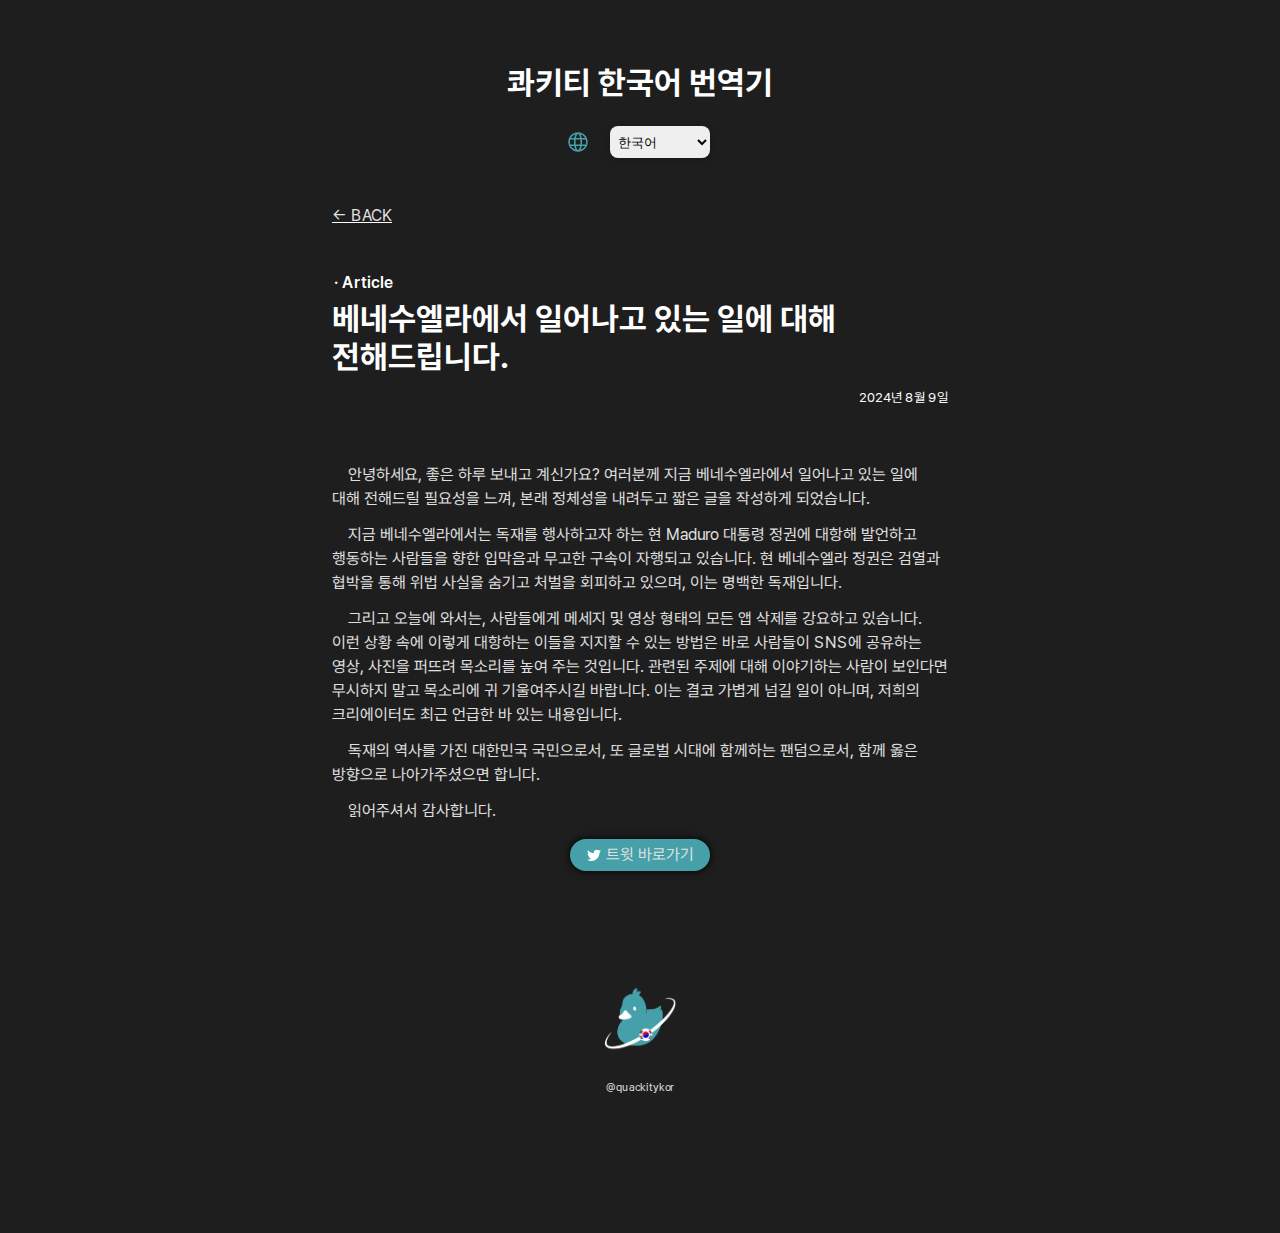
<file: article/240809-venz.html>
<html>
    <head>
        <title>@quackitykor</title>
        <link rel="icon" href="../source/logo.png">
        
        <link href="../common.css" rel="stylesheet">
        <link href="../mobile.css" rel="stylesheet" media="(orientation: portrait)">
        <meta name="viewport" content="width=device-width, initial-scale=1">
    </head>
    <body>
        <script>
            const langResource = {
                ko : {
                    title: '베네수엘라에서 일어나고 있는 일에 대해 전해드립니다.',
                    date: '2024년 8월 9일',
                    p1: '안녕하세요, 좋은 하루 보내고 계신가요? 여러분께 지금 베네수엘라에서 일어나고 있는 일에 대해 전해드릴 필요성을 느껴, 본래 정체성을 내려두고 짧은 글을 작성하게 되었습니다.',
                    p2: '지금 베네수엘라에서는 독재를 행사하고자 하는 현 Maduro 대통령 정권에 대항해 발언하고 행동하는 사람들을 향한 입막음과 무고한 구속이 자행되고 있습니다. 현 베네수엘라 정권은 검열과 협박을 통해 위법 사실을 숨기고 처벌을 회피하고 있으며, 이는 명백한 독재입니다.',
                    p3: '그리고 오늘에 와서는, 사람들에게 메세지 및 영상 형태의 모든 앱 삭제를 강요하고 있습니다. 이런 상황 속에 이렇게 대항하는 이들을 지지할 수 있는 방법은 바로 사람들이 SNS에 공유하는 영상, 사진을 퍼뜨려 목소리를 높여 주는 것입니다. 관련된 주제에 대해 이야기하는 사람이 보인다면 무시하지 말고 목소리에 귀 기울여주시길 바랍니다. 이는 결코 가볍게 넘길 일이 아니며, 저희의 크리에이터도 최근 언급한 바 있는 내용입니다.',
                    p4: '독재의 역사를 가진 대한민국 국민으로서, 또 글로벌 시대에 함께하는 팬덤으로서, 함께 옳은 방향으로 나아가주셨으면 합니다.',
                    p5: '읽어주셔서 감사합니다.',
                    post: '트윗 바로가기'
                },
                en : {
                    title: "What's happening in Venezuela",
                    date: 'August 9th, 2024',
                    p1: "Hello, I hope you are having a good day. We'd like to share a short commentary leaving our natural works behind, to let you be aware of what's happening in Venezuela.",
                    p2: "In Venezuela, people are being silenced and imprisoned for speaking out against the regime of the current president Maduro who wants to start a dictatorship. The current regime of Venezuela is hiding its crimes by seeking impunity by censoring and threatening, which is an obvious dictatorship.",
                    p3: "And as of today, people are forced to delete all types of messaging/video applications. The way we can support those who still speaks out in this situation is by raising their voice, is to spreading videos and images they shared on social networks. We encourage you if you see people talking about it to not dismiss them, and listen carefully. We must not take it lightly, and our creator has also mentioned it recently.",
                    p4: "As a person of Korea which is a country with a history of dictatorship, as a person of a community going along with the global generation, we want you to join the move towards the right direction.",
                    p5: "Thank you.",
                    post: 'See tweets'
                },
                es : {
                    title: 'Qué pasa en Venezuela',
                    date: '9 de agosto de 2024',
                    p1: 'Hola, espero que estés teniendo un buen día. Nos gustaría compartir un breve comentario dejando atrás nuestras obras naturales, para que estés al tanto de lo que está pasando en Venezuela.',
                    p2: 'En Venezuela, la gente está siendo silenciada y encarcelada por hablar en contra del régimen del actual presidente Maduro, que quiere iniciar una dictadura. El actual régimen de Venezuela oculta sus crímenes buscando impunidad censurando y amenazando, lo cual es una dictadura evidente.',
                    p3: 'Y a partir de hoy, las personas se ven obligadas a eliminar todo tipo de aplicaciones de mensajería/vídeo. La forma en que podemos apoyar a quienes aún se pronuncian en esta situación es alzando la voz, es difundiendo videos e imágenes que compartieron en las redes sociales. Le recomendamos que, si ve personas hablando de ello, no los descarte y escuche con atención. No debemos tomárnoslo a la ligera, y nuestro creador también lo ha mencionado recientemente.',
                    p4: 'Como persona de Corea, un país con una historia de dictadura, como persona de una comunidad que acompaña a la generación global, queremos que se unan al movimiento hacia la dirección correcta.',
                    p5: 'Gracias.',
                    post: 'Ver tweets',
                }
            }
        </script>
        <main>
            <div class="section">
                <div class="sectionheader">
                    <h1>콰키티 한국어 번역기</h1>
                    <div class="languageSelector">
                        <label for="languageSelector"><img src="../source/icon/language.svg"></label>
                        <select id="languageSelector">
                            <option value="ko" selected>한국어</option>
                            <option value="en">English</option>
                            <option value="es">Español</option>
                        </select>
                    </div>
                </div>
                <div class="breadcrumb">
                    <a href="../index.html" style="text-decoration: underline;"><p><- BACK</p></a>
                </div>
                <div class="article">
                    <div class="article_header">
                        <h4>· Article</h4>
                        <h1 id="title"></h1>
                        <h5 id="date"></h5>
                    </div>
                    <p id="p1"></p>
                    <p id="p2"></p>
                    <p id="p3"></p>
                    <p id="p4"></p>
                    <p id="p5"></p>
                </div>
                <a href="https://x.com/quackitykor/status/1821833804866359572" target="_blank"><div class="link"><img src="../source/icon/twitter.svg"><p id="post"></p></div></a>
            </div>
        </main>
        
        <footer>
            <img src="../source/logo.png">
            <h6>@quackitykor</h6>
        </footer>

        <!-- <nav>
            <a href="index.html"><div class="navcontentbox">
                <img src="../source/icon/home.svg">
                <h4>Home</h4>
            </div></a>
            <a href="admin.html"><div class="navcontentbox">
                <img src="../source/icon/admin.svg">
                <h4>Admins</h4>
            </div></a>
            <a href="faq.html"><div class="navcontentbox current">
                <img src="../source/icon/question.svg">
                <h4>FAQ</h4>
            </div></a>
        </nav> -->

        <script>
            window.addEventListener('load', function(){
                document.getElementById('languageSelector').value = 'ko';
                updatelanguage('ko');

                document.getElementById('languageSelector').addEventListener('change', function() {
                    const selectedLang = this.value;
                    updatelanguage(selectedLang);
                });
            });

            function updatelanguage(lang) {
                for (let key in langResource[lang]) {
                    const element = document.getElementById(key);
                    if (element) {
                        element.textContent = langResource[lang] [key];
                    }
                }
            }
        </script>
    </body>
</html>
</file>
<file: common.css>
@font-face {
    font-family: 'pretendard';
    src: url(source/PretendardVariable.woff2);
}

/* .night {
    --color-text: white;
    --color-background: #1e1e1e;
    --color-primary: rgb(50, 140, 150);
    --color-primary-opct: rgba(50, 140, 150, 0.1);
}

.day {
    --color-text: #1e1e1e;
    --color-background: white;
    --color-primary: rgb(50, 140, 150);
    --color-primary-opct: rgba(50, 140, 150, 0.1);
} */

html, body {
    --color-text: white;
    --color-text-weak: #e0e0e0;
    --color-background: #1e1e1e;
    --color-dark-weak: #2c2c2c;
    --color-primary: rgb(70, 160, 170);
    --color-primary-opct: rgba(70, 160, 170, 0.1);
    --color-korean: rgb(150, 70, 255);
    --color-english: rgb(255, 10, 55);
    --color-spanish: rgb(255, 175, 0);
    color: var(--color-text);
    background-color: var(--color-background);
    font-family: 'pretendard';
    padding: 0;
    margin: 0;
    word-break: keep-all;
    user-select: none;
}

h1 {
    width: fit-content;
    padding: 1em 0 0.5em;
    margin: 0;
}

h2 {
    margin: 0;
    padding: 8px 0;
}

h3 {
    font-weight: 700;
    margin: 0;
}

h4 {
    font-weight: 600;
    padding: 8px 2px;
    margin: 0;
}

h5 {
    padding: 4px 0 0;
    margin: 0;
}

h6 {
    color: var(--color-text-weak);
    font-weight: 400;
    padding: 0;
    margin: 1em 0;
}

a {
    color: var(--color-text);
    text-decoration: none;
}

p {
    color: var(--color-text-weak);
    margin: 8px 0;
}

img  {
    width: 24px;
    padding: 4px;
}

.button {
    color: var(--color-text);
    width: 80%;
    border: none;
    background-color: var(--color-primary);
    border-radius: 999px;
    display: flex;
    justify-content: center;
    padding: 4px 12px;
    margin: 24px auto;
}

main {
    display: flex;
    justify-content: center;
    padding: 0 24px;
}

footer {
    padding: 4em 0 8em;
    margin: 0;
    display: flex;
    flex-direction: column;
    justify-content: center;
    align-items: center;
}

footer img {
    width: 100px;
}

nav {
    width: 100%;
    background-color: var(--color-background);
    box-shadow: 0 -4px 8px 0 var(--color-primary-opct);
    padding: 16px 0;
    display: flex;
    justify-content: center;
    position: fixed;
    bottom: 0;
}

nav a {
    color: var(--color-primary);
}

nav a div {
    width: 108px;
    background-color: var(--color-primary-opct);
    border-radius: 8px;
    padding: 8px 0 0;
    margin: 0 1vw;
    display: flex;
    flex-direction: column;
    align-items: center;
    position: relative;
    bottom: 0;
    transition: all 200ms ease;
}

nav a div:hover {
    bottom: 8px;
    background-color: rgba(255, 255, 255, 0.4);
    transition: all 200ms ease;
}

.current {
    background-color: var(--color-text);
}

.current:hover {
    background-color: var(--color-text);
}

.section {
    width: 50%;
    padding-bottom: 24px;
    display: flex;
    flex-direction: column;
    align-items: center;
}

.sectionheader {
    padding: 2em 0;
    display: flex;
    flex-direction: column;
    align-items: center;
}

.languageSelector {
    padding: 8px;
    display: flex;
}

label {
    display: flex;
    align-items: center;
    padding-right: 8px;
}

select {
    width: 100px;
    border: none;
    border-radius: 8px;
    padding: 4px;
    margin: 0 8px;
    box-shadow: 0 2px 8px 0 rgba(0, 0, 0, 0.2);
}

.translator {
    width: 100%;
    margin: 0 auto;
    display: flex;
    flex-direction: column;
    align-items: center;
}

.translator-head {
    width: 100%;
    display: flex;
    justify-content: space-between;
}

.tr-head {
    width: 46%;
    background-color: rgba(50, 140, 150, 0.1);
    border-radius: 8px;
    display: flex;
    justify-content: center;
}

.tr-mid {
    width: 8%;
    display: flex;
    justify-content: center;
}   

.translator-result {
    width: 100%;
    display: flex;
    justify-content: space-between;
    flex-wrap: wrap;
}

.tr-td {
    width: 46%;
    border: var(--color-primary) solid 1px;
    border-radius: 1em;
    padding: 12px 24px;
    margin: 12px 0;
    box-sizing: border-box;
}

#index-tr-from {
    color: gray;
}

#index-tr-to {
    color: var(--color-primary);
}

.row-fill {
    width: 100%;
    display: flex;
    align-items: center;
    justify-content: space-between;
}

.row-fill h4, .row-fill p {
    padding: 0;
    margin: 8px 0;
}

.row {
    display: flex;
    align-items: center;
}

.quackitys {
    width: 100%;
    margin-top: 48px;
}

.admin {
    width: 300px;
    border: var(--color-primary) solid 1px;
    border-radius: 12px;
    padding: 12px 24px;
    margin-bottom: 8px;
}

.admin:hover {
    background-color: var(--color-primary-opct);
    cursor: pointer;
}

.admin-header {
    padding: 4px 0;
    display: flex;
    align-items: center;
    justify-content: space-between;
}

.breadcrumb {
    width: 100%;
}

.adminprofile {
    width: 100%;
}

.profile-section {
    width: 100%;
    padding: 12px 0;
    margin: 0 0 24px;
}

.center {
    display: flex;
    flex-direction: column;
    align-items: center;
}

.profile-icon {
    width: 64px;
    height: 64px;
    background-color: var(--color-text);
    border-radius: 1em;
    padding: 1em;
}

#tags {
    width: 50%;
    display: flex;
    justify-content: center;
    flex-wrap: wrap;
}

#tags img {
    width: 0.8em;
}

.tag {
    display: flex;
    align-items: center;
    border-radius: 999px;
    background-color: var(--color-primary-opct);
    padding: 4px 12px;
    margin: 4px;
}

.tag p {
    font-size: 0.8em;
    text-wrap: nowrap;
    margin: 0;
}

#links {
    flex-wrap: wrap;
}

.link {
    display: flex;
    align-items: center;
    border-radius: 999px;
    background-color: var(--color-primary);
    box-shadow: 0 0 8px 0 black;
    padding: 4px 16px 4px 12px;
    margin: 4px;
}

.link:hover {
    box-shadow: 0 0 8px 0 var(--color-text-weak);
}

.sub {
    background-color: var(--color-primary-opct);
}

.twitch {
    background-color: var(--color-korean);
}

.link img {
    width: 1em;
}

.link p {
    text-wrap: nowrap;
    margin: 0;
}

#about_context {
    padding: 0 4px;
}

.lang-ratio {
    width: 100%;
    padding: 12px 0;
    display: flex;
}

.lang-ratio div {
    height: 1em;
}

#eneciel-korean {
    background-color: var(--color-korean);
    flex: 5;
}

#eneciel-english {
    background-color: var(--color-english);
    flex: 4;
}

#eneciel-spanish {
    background-color: var(--color-spanish);
    flex: 1;
}

#nabi-korean {
    background-color: var(--color-korean);
    flex: 1;
}

#nabi-english {
    background-color: var(--color-english);
    flex: 5;
}

#nabi-spanish {
    background-color: var(--color-spanish);
    flex: 5;
}

.lang-info {
    display: flex;
    flex-direction: column;
    justify-content: start;
    padding: 4px 0;
}

.lang-info img {
    width: 16px;
}

.lang-info div div {
    padding: 0 12px;
}

.lang-info div div p {
    margin: 0;
}

#works {
    display: flex;
    flex-wrap: wrap;
}

.faqcontainer {
    width: 100%;
}

.faq {
    padding: 12px 24px;
}

/* ARTICLE */

.article {
    width: 100%;
}

.article_header {
    padding: 2em 0;
}

.article_header h1 {
    width: 100%;
    padding: 0;
    margin: 0;
}

.article_header h5 {
    width: 100%;
    font-weight: 400;
    padding: 0;
    margin: 1em 0;
    text-align: end;
}

.article p {
    text-indent: 1em;
    line-height: 1.5em;
    margin: 12px 0;
}
</file>
<file: mobile.css>
h1 {
    padding: 0.5em 0;
}

.section {
    width: 100%;
    padding-bottom: 40px;
}

.sectionheader {
    padding: 1em 0;
}

nav {
    padding: 1em 0;
}

nav a div {
    width: 80px;
    padding: 4px 0 8px;
}

nav h4 {
    padding: 0;
}

.translator-result {
    margin: 8px 0;
}

.tr-td {
    width: 100%;
    padding: 8px 16px;
    margin: 4px 0;
}

#tags {
    width: 100%;
}

#links {
    width: 100%;
}
</file>
